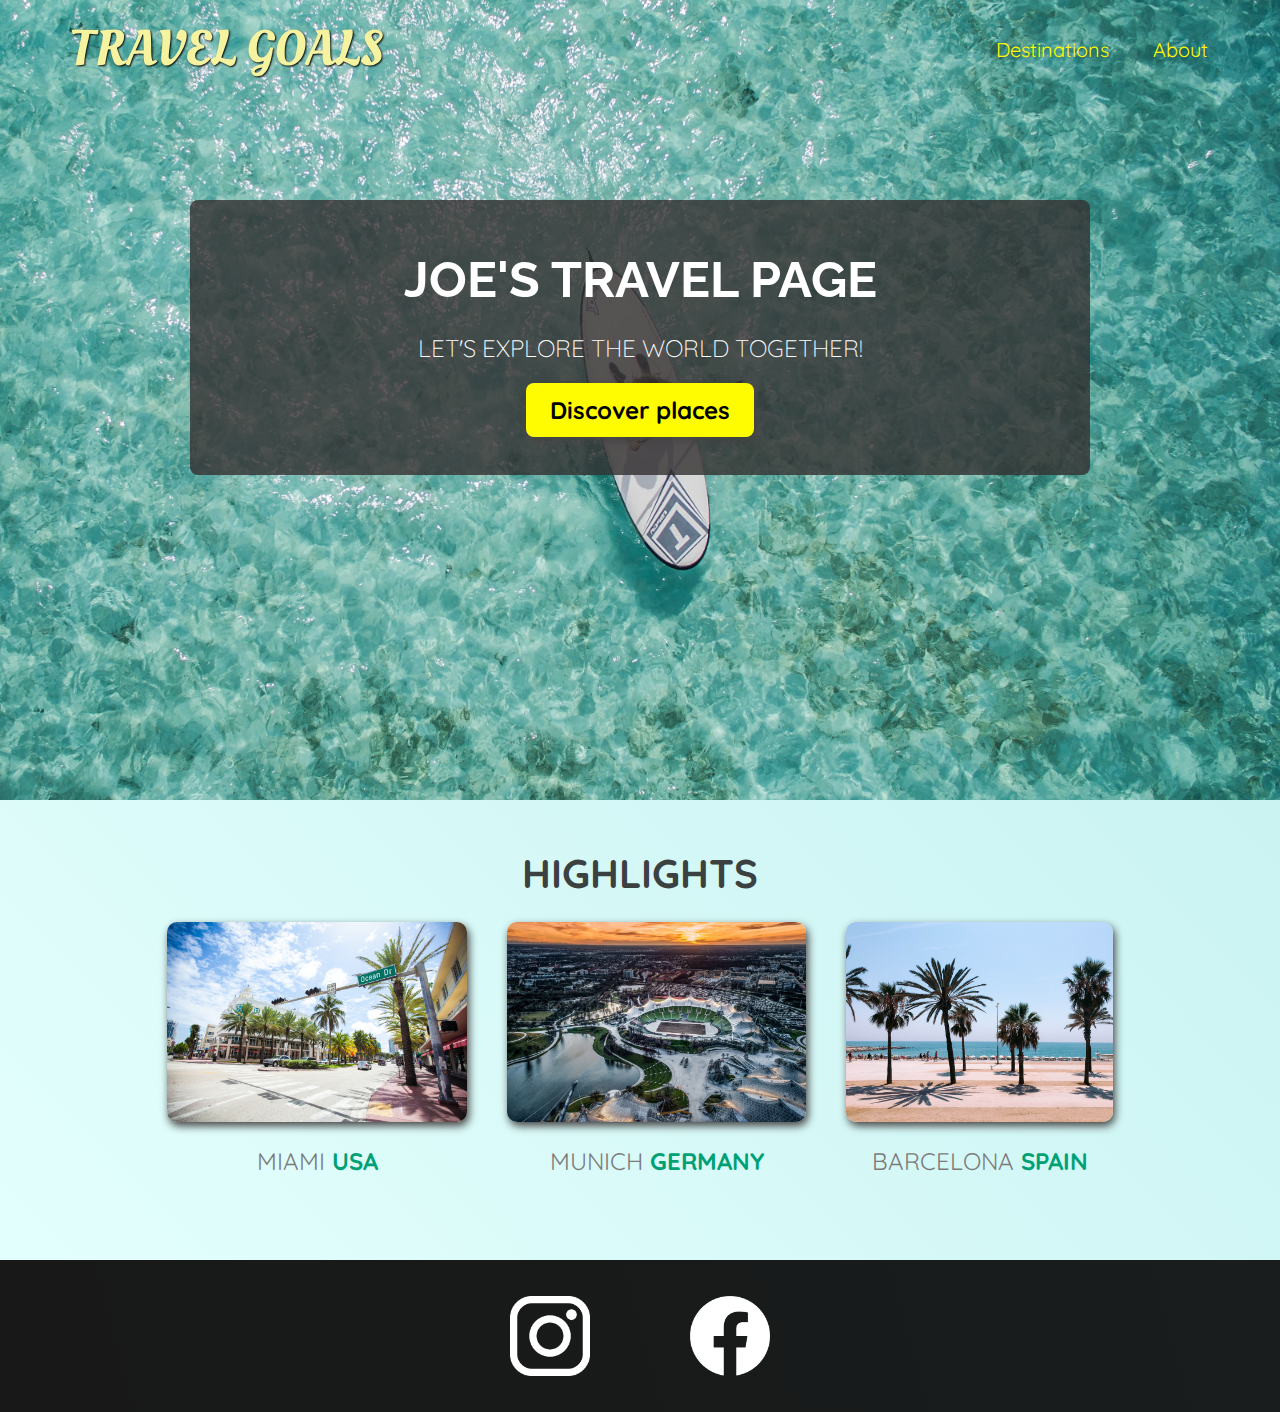
<file: index.html>
<!DOCTYPE html>
<html lang="en">
<head>
    <meta charset="UTF-8">
    <meta name="viewport" content="width=device-width, initial-scale=1.0">
    <link
      href="https://fonts.googleapis.com/css2?family=Raleway:wght@700&family=Oleo+Script:wght@700&family=Quicksand:wght@300;500;700&display=swap"
      rel="stylesheet"
    />
    <link rel="stylesheet" href="index.css">
    <link rel="stylesheet" href="shared.css">
    <title>Travel Goals</title>
</head>
<body>
    <header>
        <div id="page-logo">
        <a href="index.html">Travel Goals</a>
        </div>
        <nav>
            <ul>
                <li><a href="places.html">Destinations</a></li>
                <li><a href="">About</a></li>
            </ul>
        </nav>
    </header>
    <main>
        <section id="hero">
            <div id="hero-content">
                <h1>Joe's Travel Page</h1>
                <p>Let's explore the world together!</p>
                <a href="places.html">Discover places</a>
            </div>
        </section>
        <section id="highlights">
            <h2>Highlights</h2>
            <ul id="destinations">
                <li class="destination">
                    <img src="images/places/miami.jpg" alt="Miami streets on a summy day">
                    <p>Miami <strong>USA</strong></p>
                </li>
                <li class="destination">
                    <img src="images/places/munich.jpg" alt="Munich stadium in winter">
                    <p>Munich <strong>Germany</strong></p>
                </li>
                <li class="destination">
                   <img src="images/places/barcelona.jpg" alt="">
                   <p>Barcelona <strong>Spain</strong></p>
                </li>
            </ul>
        </section>
    </main>
    <footer>
        <ul>
            <li>
                <a href="https://www.instagram.com">
                <img src="images/icons/insta.png" alt="Instagram logo"></a>
            </li>
            <li>
                <a href="https://www.facebook.com">
                <img src="images/icons/facebook.png" alt="Facebook logo"></a>
            </li>
        </ul>
    </footer>
</body>
</html>
</file>
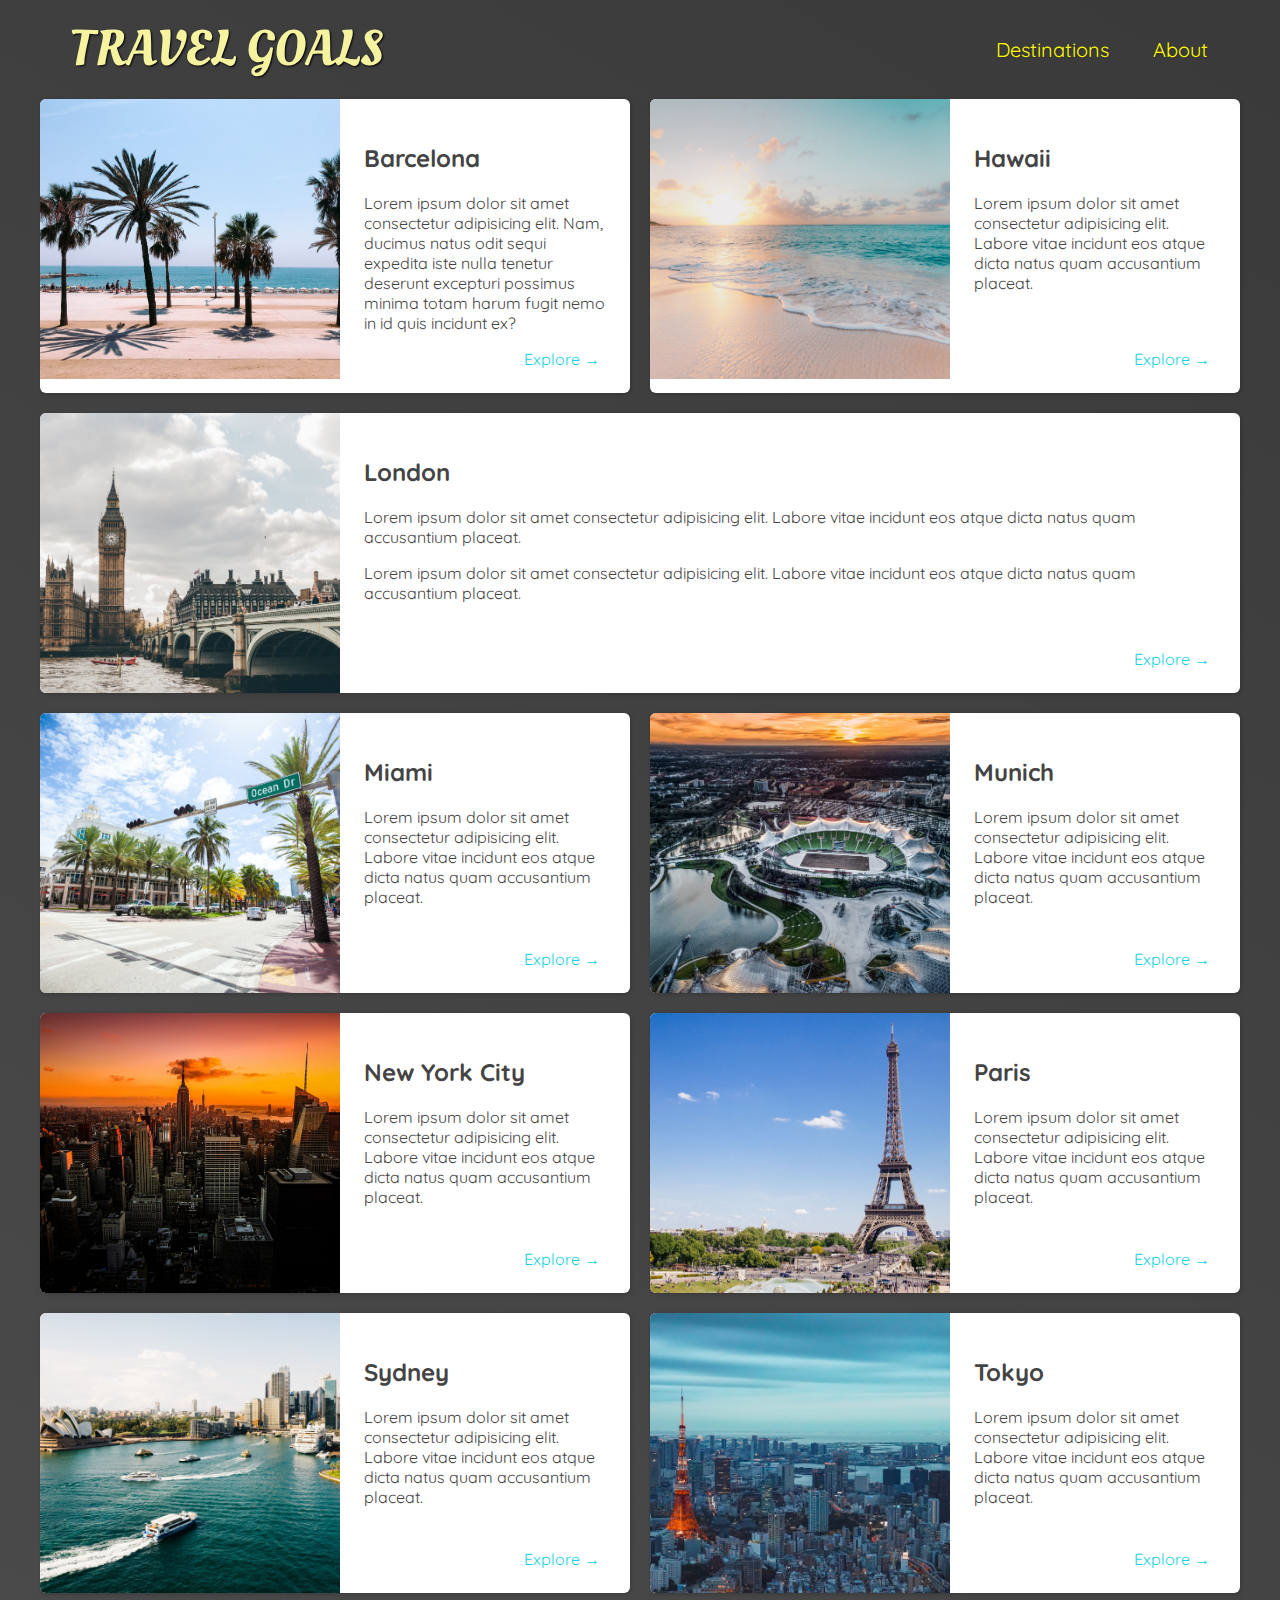
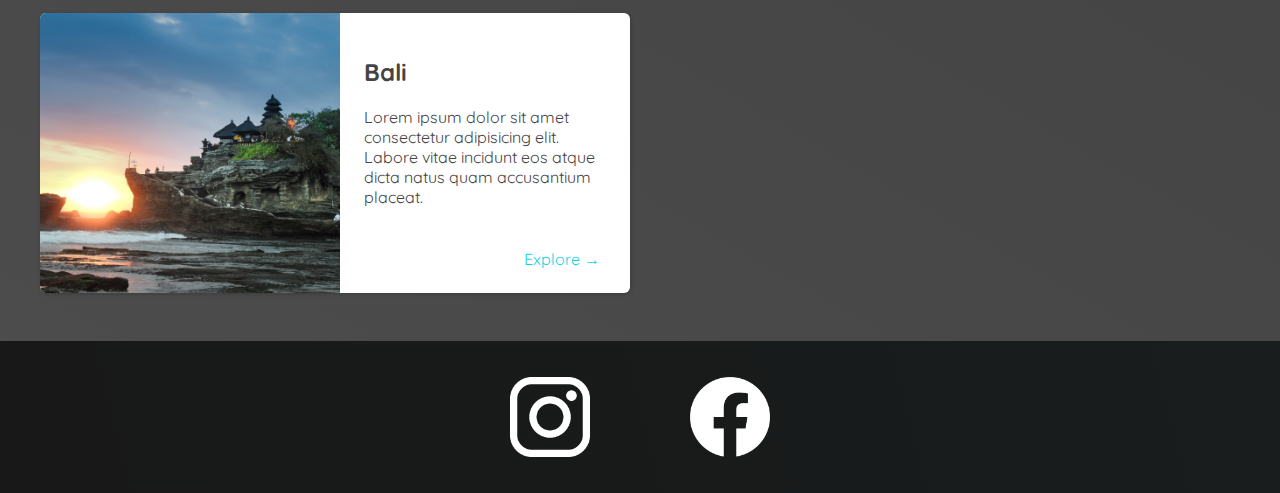
<file: places.html>
<!DOCTYPE html>
<html lang="en">
<head>
    <meta charset="UTF-8">
    <meta name="viewport" content="width=device-width, initial-scale=1.0">
    <link
      href="https://fonts.googleapis.com/css2?family=Raleway:wght@700&family=Oleo+Script:wght@700&family=Quicksand:wght@300;500;700&display=swap"
      rel="stylesheet"
    />
    <link rel="stylesheet" href="shared.css">
    <link rel="stylesheet" href="places.css">
   <title>Travel Goals</title>
</head>
<body>
    <header>
        <div id="page-logo">
        <a href="index.html">Travel Goals</a>
        </div>
        <nav>
            <ul>
                <li><a href="places.html">Destinations</a></li>
                <li><a href="">About</a></li>
            </ul>
        </nav>
    </header>
    <main>
        <ul>
            <li>
                <img src="images/places/barcelona.jpg" alt="City of Barcelona">
                <div class="item-content">
                    <div>
                        <h2>Barcelona</h2>
                    <p>Lorem ipsum dolor sit amet consectetur adipisicing elit. Nam, ducimus natus odit sequi expedita iste nulla tenetur deserunt excepturi possimus minima totam harum fugit nemo in id quis incidunt ex?</p>
                    </div>
                    <div class="actions">
                        <a href="https://en.wikipedia.org/wiki/Barcelona">Explore &#x2192</a>
                    </div>
                </div>
            </li>
            </li>
            <li>
                <img src="images/places/hawaii.jpg" alt="Hawaii beach" />
                <div class="item-content">
                  <div>
                    <h2>Hawaii</h2>
                    <p>
                      Lorem ipsum dolor sit amet consectetur adipisicing elit. Labore
                      vitae incidunt eos atque dicta natus quam accusantium placeat.
                    </p>
                  </div>
                  <div class="actions">
                    <a href="hhttps://en.wikipedia.org/wiki/Hawaii">Explore &#x2192</a>
                  </div>
                </div>
              </li>
              <li>
                <img src="images/places/london.jpg" alt="London city" />
                <div class="item-content">
                  <div>
                    <h2>London</h2>
                    <p>
                      Lorem ipsum dolor sit amet consectetur adipisicing elit. Labore
                      vitae incidunt eos atque dicta natus quam accusantium placeat.
                    </p>
                    <p>
                      Lorem ipsum dolor sit amet consectetur adipisicing elit. Labore
                      vitae incidunt eos atque dicta natus quam accusantium placeat.
                    </p>
                  </div>
                  <div class="actions">
                    <a href="https://en.wikipedia.org/wiki/London">Explore &#x2192</a>
                  </div>
                </div>
              </li>
              <li>
                <img src="images/places/miami.jpg" alt="Miami streets" />
                <div class="item-content">
                  <div>
                    <h2>Miami</h2>
                    <p>
                      Lorem ipsum dolor sit amet consectetur adipisicing elit. Labore
                      vitae incidunt eos atque dicta natus quam accusantium placeat.
                    </p>
                  </div>
                  <div class="actions">
                    <a href="https://en.wikipedia.org/wiki/Miami">Explore &#x2192</a>
                  </div>
                </div>
              </li>
              <li>
                <img src="images/places/munich.jpg" alt="Munich football stadium" />
                <div class="item-content">
                  <div>
                    <h2>Munich</h2>
                    <p>
                      Lorem ipsum dolor sit amet consectetur adipisicing elit. Labore
                      vitae incidunt eos atque dicta natus quam accusantium placeat.
                    </p>
                  </div>
                  <div class="actions">
                    <a href="https://en.wikipedia.org/wiki/Munich">Explore &#x2192</a>
                  </div>
                </div>
              </li>
              <li>
                <img src="images/places/new-york-city.jpg" alt="New York City skyline" />
                <div class="item-content">
                  <div>
                    <h2>New York City</h2>
                    <p>
                      Lorem ipsum dolor sit amet consectetur adipisicing elit. Labore
                      vitae incidunt eos atque dicta natus quam accusantium placeat.
                    </p>
                  </div>
                  <div class="actions">
                    <a href="https://en.wikipedia.org/wiki/New_York_City"
                      >Explore &#x2192</a
                    >
                  </div>
                </div>
              </li>
              <li>
                <img src="images/places/paris.jpg" alt="Paris city" />
                <div class="item-content">
                  <div>
                    <h2>Paris</h2>
                    <p>
                      Lorem ipsum dolor sit amet consectetur adipisicing elit. Labore
                      vitae incidunt eos atque dicta natus quam accusantium placeat.
                    </p>
                  </div>
                  <div class="actions">
                    <a href="https://en.wikipedia.org/wiki/Paris">Explore &#x2192</a>
                  </div>
                </div>
              </li>
              <li>
                <img src="images/places/sydney.jpg" alt="Sydney beach" />
                <div class="item-content">
                  <div>
                    <h2>Sydney</h2>
                    <p>
                      Lorem ipsum dolor sit amet consectetur adipisicing elit. Labore
                      vitae incidunt eos atque dicta natus quam accusantium placeat.
                    </p>
                  </div>
                  <div class="actions">
                    <a href="https://en.wikipedia.org/wiki/Sydney">Explore &#x2192</a>
                  </div>
                </div>
              </li>
              <li>
                <img src="images/places/tokyo.jpg" alt="Tokyo skyline" />
                <div class="item-content">
                  <div>
                    <h2>Tokyo</h2>
                    <p>
                      Lorem ipsum dolor sit amet consectetur adipisicing elit. Labore
                      vitae incidunt eos atque dicta natus quam accusantium placeat.
                    </p>
                  </div>
                  <div class="actions">
                    <a href="https://en.wikipedia.org/wiki/Tokyo">Explore &#x2192</a>
                  </div>
                </div>
              </li>
              <li>
                <img src="images/places/bali.jpg" alt="Bali beach" />
                <div class="item-content">
                  <div>
                    <h2>Bali</h2>
                    <p>
                      Lorem ipsum dolor sit amet consectetur adipisicing elit. Labore
                      vitae incidunt eos atque dicta natus quam accusantium placeat.
                    </p>
                  </div>
                  <div class="actions">
                    <a href="https://en.wikipedia.org/wiki/Bali">Explore &#x2192</a>
                  </div>
                </div>
              </li>
        </ul>
    </main>
    <footer>
        <ul>
            <li>
                <a href="https://www.instagram.com">
                <img src="images/icons/insta.png" alt="Instagram logo"></a>
            </li>
            <li>
                <a href="https://www.facebook.com">
                <img src="images/icons/facebook.png" alt="Facebook logo"></a>
            </li>
        </ul>
    </footer>
</body>
</html>
</file>
<file: index.css>
#hero{
    height: 800px;
    background-image: url("images/places/ocean\ \(2\).jpg");
    background-position: center;
    background-size: cover;
}  

#hero-content{
    width: 900px;
    background-color: rgba(51, 47, 47, 0.8);
    box-sizing: 2px 4px 8px rgb(68 , 67 ,67);
    border-radius: 8px;
    text-align: center;
    padding: 50px 0;
    margin: 0 auto;
    position: relative;
    top: 200px;
}  

#hero-content h1{
    color: white;
    text-transform: uppercase;
    font-size: 50px;
    font-family: "Raleway", sans-serif;
    margin: 0;
}  

#hero-content p{
    color: white;
    text-transform: uppercase;
    font-size: 24px;
    font-weight: 300;
    margin-bottom: 32px;
}  

#hero-content a{
    text-decoration: none;
    background-color: rgb(255, 251, 0);
    padding: 12px 24px;
    color: black;
    font-size: 24px;
    font-weight: bold;
    border-radius: 8px;
    box-shadow:2px 4px 8px rgb(68, 67, 67) ;
}  

#hero-content a:hover{
    background-color:  rgb(255, 238, 0);
}  

.destination img{
    height: 200px;
    width: 100%;
    box-shadow: 2px 4px 8px rgb(68, 67, 67);
    border-radius: 10px;
    object-fit: cover;
}  

#destinations{
    display: flex;
    width: 90%;
    margin: auto;
    margin-bottom: 40px;
    justify-content: center;
}  

.destination{
    margin: 0 20px;
    text-transform: uppercase;
}  

.destination p{
    text-align: center;
    font-size: 24px;
    color: rgb(124, 123, 123);
    margin: 20px 0;
}  

.destination strong{
    color: rgb(0, 160, 117);
}  

#highlights h2{
    text-align: center;
    text-transform: uppercase;
    font-size: 40px;
    color: rgb(59, 65, 64);
    margin: 24px 0;
}  

#highlights{
    padding: 24px;
    background: linear-gradient(45deg, rgb(227, 255, 253), rgb(202, 243, 242));
}
</file>
<file: shared.css>
body{
    font-family: "Quicksand", sans-serif;
    margin: 0;
}  

#page-logo a{
    padding: 10px;
    font-family: "Oleo Script", sans-serif;
    color: rgb(245, 243, 160);
    font-size: 50px;
    text-decoration: none;
    text-transform: uppercase;
    text-shadow: 1px 1px 2px rgb(0, 0, 0);
}  

ul{
    list-style: none;
    margin: 0;
    padding: 0;
}  

header{
    display: flex;
    justify-content: space-between;
    align-items: center;
    padding: 15px 60px;
    position: absolute;
    width: 100%;
    box-sizing: border-box;
}  

header ul{
    display: flex;
}  

header li{
    margin-left: 20px;
}  

header a{
    color: rgb(255, 251, 0);
    text-decoration: none;
    font-size: 20px;
    padding: 12px;
    text-shadow: 1px 1px 2px rgba(0, 0, 0, 0.2);
    border-radius: 6px;
}  

header a:hover{
    color: rgb(77, 77, 77);
    background-color: rgb(255, 251, 0);
}  

footer{
    background: linear-gradient(75deg, rgb(24, 24, 24), rgb(25, 29, 29));
    padding: 36px 0;
}  

footer ul{
    display: flex;
    justify-content: center;
}

footer li{
    width: 80px;
    height: 80px;
    margin: 0 50px;
}  

footer img{
    width: 100%;
    height: 100%;
}
</file>
<file: places.css>
body{
    background: linear-gradient(30deg, rgb(77, 77, 77), rgb(58, 58, 58));
    color: rgb(68, 68, 68);
}

header{
    position: static;
}

main ul{
    width: 1200px;
    margin: 0 auto 48px auto;
    display: grid;
    grid-template-columns: 1fr 1fr;
    gap: 20px 20px;
}  

li:nth-of-type(3){
    grid-column: 1 / span 2;
}

main li{
    display: flex;
    background-color: white;
    box-shadow: 1px 1px 4px rgba(0, 0, 0, 0.2);
    border-radius: 6px;
    overflow: hidden;
}

main li img{
    width: 300px;
    height: 280px;
    object-fit: cover;
}  

.item-content{
    padding: 24px;
    display: flex;
    flex-direction: column;
    justify-content: space-between;
}  

.actions {
    text-align: right;
}

.actions a{
    text-decoration: none;
    color: rgb(22, 211, 228);
    padding: 6px;
    border-radius: 8px;
}  

.actions a:hover{
    background-color: rgb(235, 253, 255);
}
</file>
